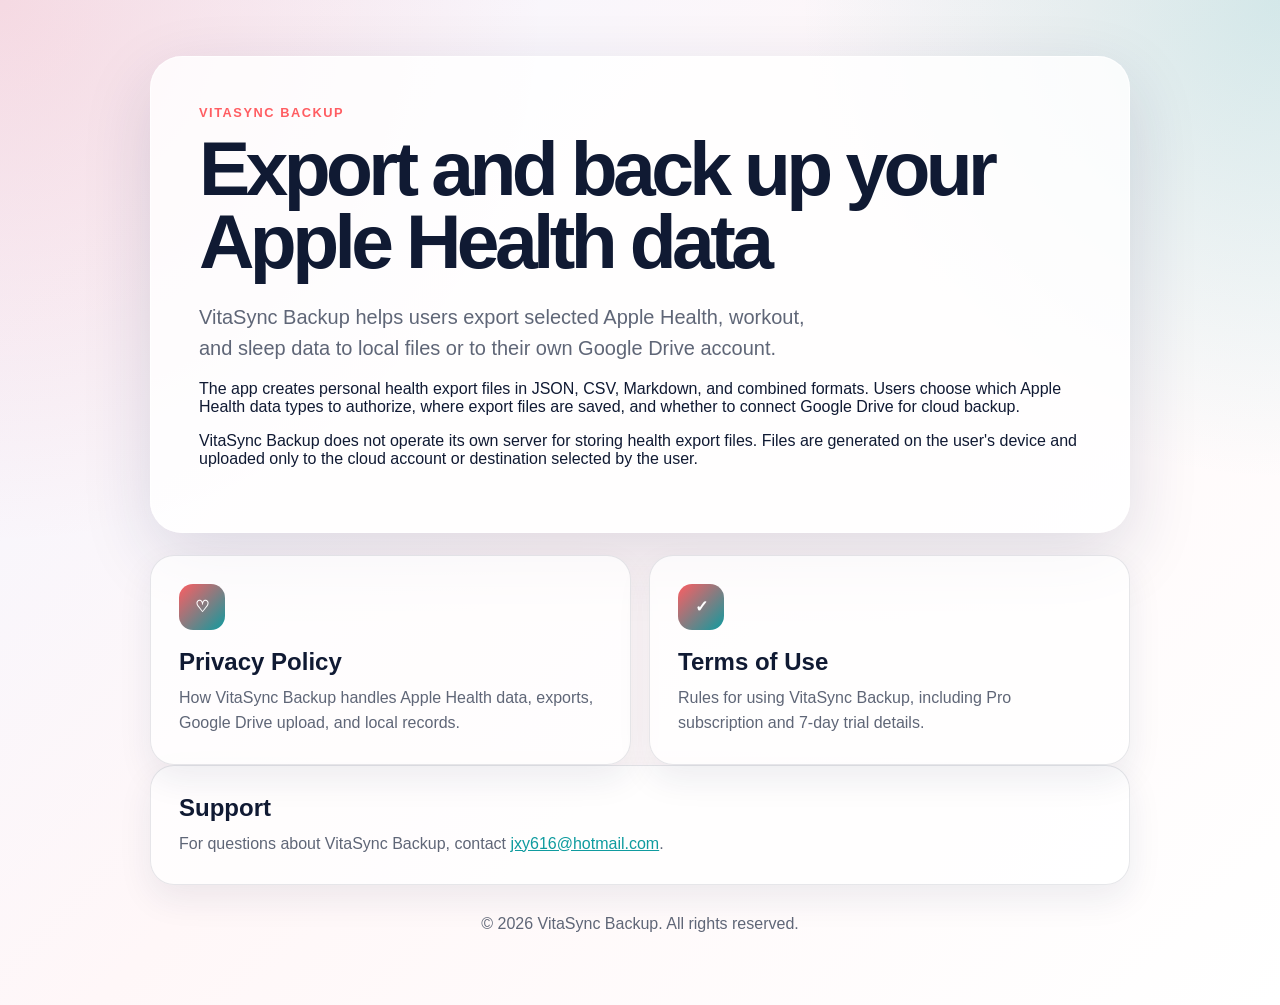
<file: index.html>
<!doctype html>
<html lang="en">
<head>
  <meta charset="utf-8">
  <meta name="viewport" content="width=device-width, initial-scale=1">
  <meta name="description" content="VitaSync Backup helps users export selected Apple Health, workout, and sleep data to local files or their own Google Drive account.">
  <title>VitaSync Backup</title>
  <link rel="stylesheet" href="styles.css">
</head>
<body>
  <main class="page">
    <section class="hero">
      <p class="eyebrow">VitaSync Backup</p>
      <h1>Export and back up your Apple Health data</h1>
      <p class="lede">
        VitaSync Backup helps users export selected Apple Health, workout, and sleep data
        to local files or to their own Google Drive account.
      </p>
      <p>
        The app creates personal health export files in JSON, CSV, Markdown, and combined
        formats. Users choose which Apple Health data types to authorize, where export files
        are saved, and whether to connect Google Drive for cloud backup.
      </p>
      <p>
        VitaSync Backup does not operate its own server for storing health export files.
        Files are generated on the user's device and uploaded only to the cloud account or
        destination selected by the user.
      </p>
    </section>

    <section class="card-grid" aria-label="VitaSync Backup information">
      <a class="card" href="privacy.html">
        <span class="icon">♡</span>
        <h2>Privacy Policy</h2>
        <p>How VitaSync Backup handles Apple Health data, exports, Google Drive upload, and local records.</p>
      </a>

      <a class="card" href="terms.html">
        <span class="icon">✓</span>
        <h2>Terms of Use</h2>
        <p>Rules for using VitaSync Backup, including Pro subscription and 7-day trial details.</p>
      </a>
    </section>

    <section class="card" aria-label="Support">
      <h2>Support</h2>
      <p>
        For questions about VitaSync Backup, contact
        <a href="mailto:jxy616@hotmail.com">jxy616@hotmail.com</a>.
      </p>
    </section>

    <footer>
      <p>© 2026 VitaSync Backup. All rights reserved.</p>
    </footer>
  </main>
</body>
</html>
</file>
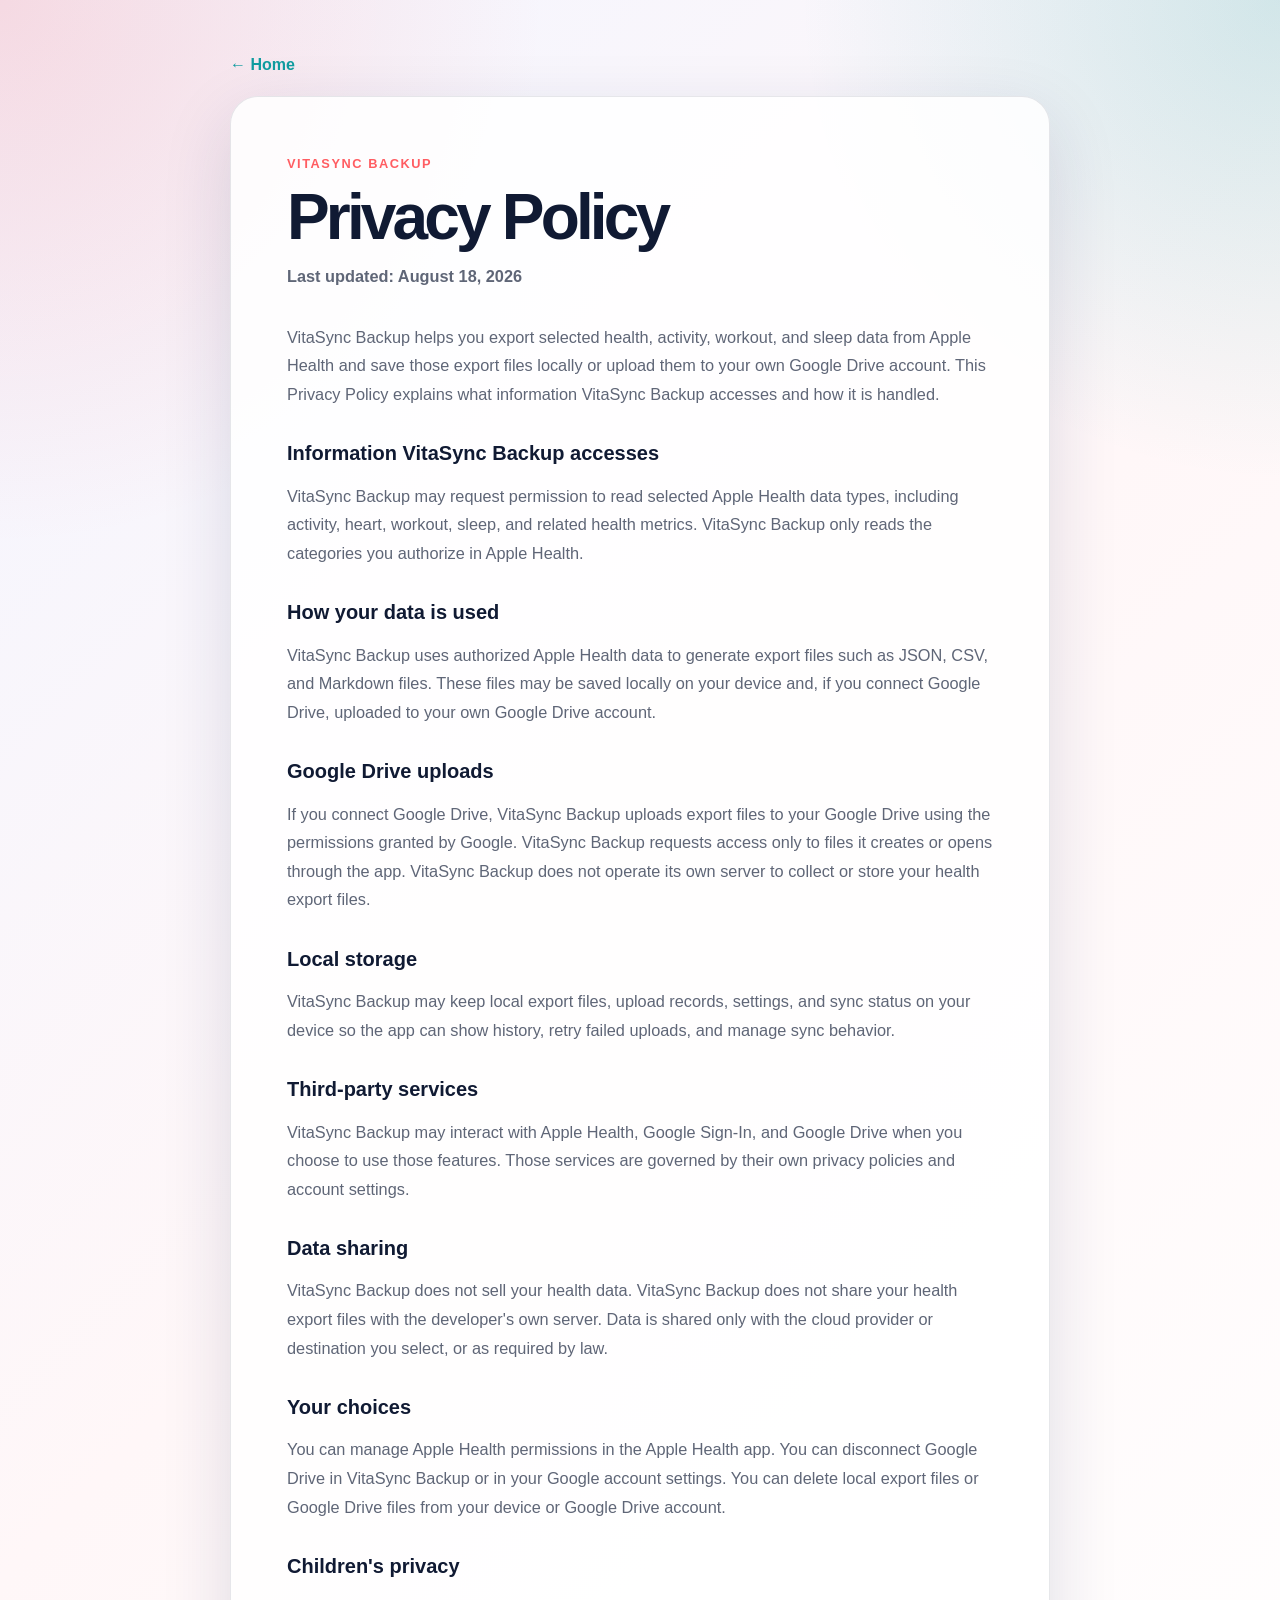
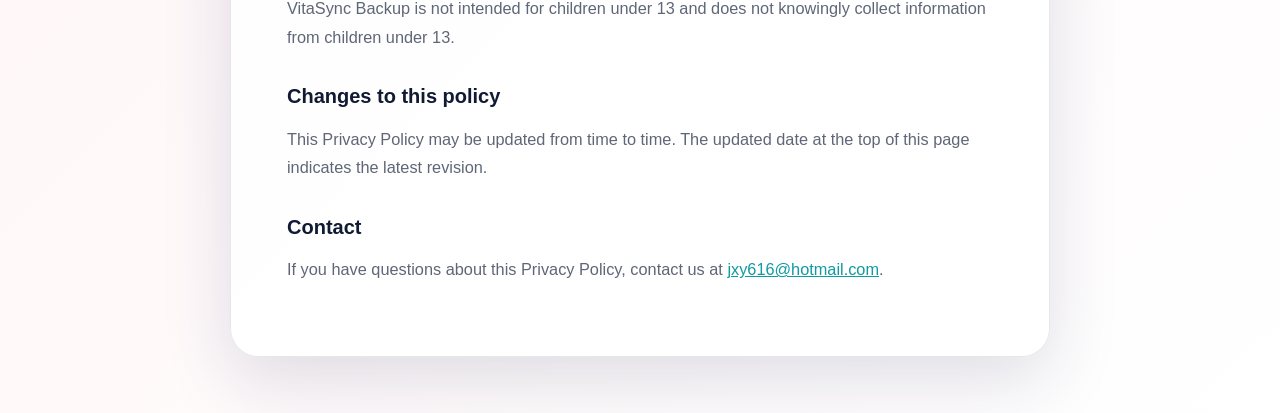
<file: privacy.html>
<!doctype html>
<html lang="en">
<head>
  <meta charset="utf-8">
  <meta name="viewport" content="width=device-width, initial-scale=1">
  <title>VitaSync Backup Privacy Policy</title>
  <link rel="stylesheet" href="styles.css">
</head>
<body>
  <main class="page legal">
    <a class="back-link" href="index.html">← Home</a>

    <article>
      <p class="eyebrow">VitaSync Backup</p>
      <h1>Privacy Policy</h1>
      <p class="updated">Last updated: August 18, 2026</p>

      <p>
        VitaSync Backup helps you export selected health, activity, workout, and sleep data
        from Apple Health and save those export files locally or upload them to your own
        Google Drive account. This Privacy Policy explains what information VitaSync Backup
        accesses and how it is handled.
      </p>

      <h2>Information VitaSync Backup accesses</h2>
      <p>
        VitaSync Backup may request permission to read selected Apple Health data types,
        including activity, heart, workout, sleep, and related health metrics. VitaSync Backup
        only reads the categories you authorize in Apple Health.
      </p>

      <h2>How your data is used</h2>
      <p>
        VitaSync Backup uses authorized Apple Health data to generate export files such as
        JSON, CSV, and Markdown files. These files may be saved locally on your device and,
        if you connect Google Drive, uploaded to your own Google Drive account.
      </p>

      <h2>Google Drive uploads</h2>
      <p>
        If you connect Google Drive, VitaSync Backup uploads export files to your Google Drive
        using the permissions granted by Google. VitaSync Backup requests access only to files
        it creates or opens through the app. VitaSync Backup does not operate its own server to
        collect or store your health export files.
      </p>

      <h2>Local storage</h2>
      <p>
        VitaSync Backup may keep local export files, upload records, settings, and sync status
        on your device so the app can show history, retry failed uploads, and manage sync behavior.
      </p>

      <h2>Third-party services</h2>
      <p>
        VitaSync Backup may interact with Apple Health, Google Sign-In, and Google Drive when
        you choose to use those features. Those services are governed by their own privacy
        policies and account settings.
      </p>

      <h2>Data sharing</h2>
      <p>
        VitaSync Backup does not sell your health data. VitaSync Backup does not share your
        health export files with the developer's own server. Data is shared only with the cloud
        provider or destination you select, or as required by law.
      </p>

      <h2>Your choices</h2>
      <p>
        You can manage Apple Health permissions in the Apple Health app. You can disconnect
        Google Drive in VitaSync Backup or in your Google account settings. You can delete local
        export files or Google Drive files from your device or Google Drive account.
      </p>

      <h2>Children's privacy</h2>
      <p>
        VitaSync Backup is not intended for children under 13 and does not knowingly collect
        information from children under 13.
      </p>

      <h2>Changes to this policy</h2>
      <p>
        This Privacy Policy may be updated from time to time. The updated date at the top of this
        page indicates the latest revision.
      </p>

      <h2>Contact</h2>
      <p>
        If you have questions about this Privacy Policy, contact us at
        <a href="mailto:jxy616@hotmail.com">jxy616@hotmail.com</a>.
      </p>
    </article>
  </main>
</body>
</html>
</file>
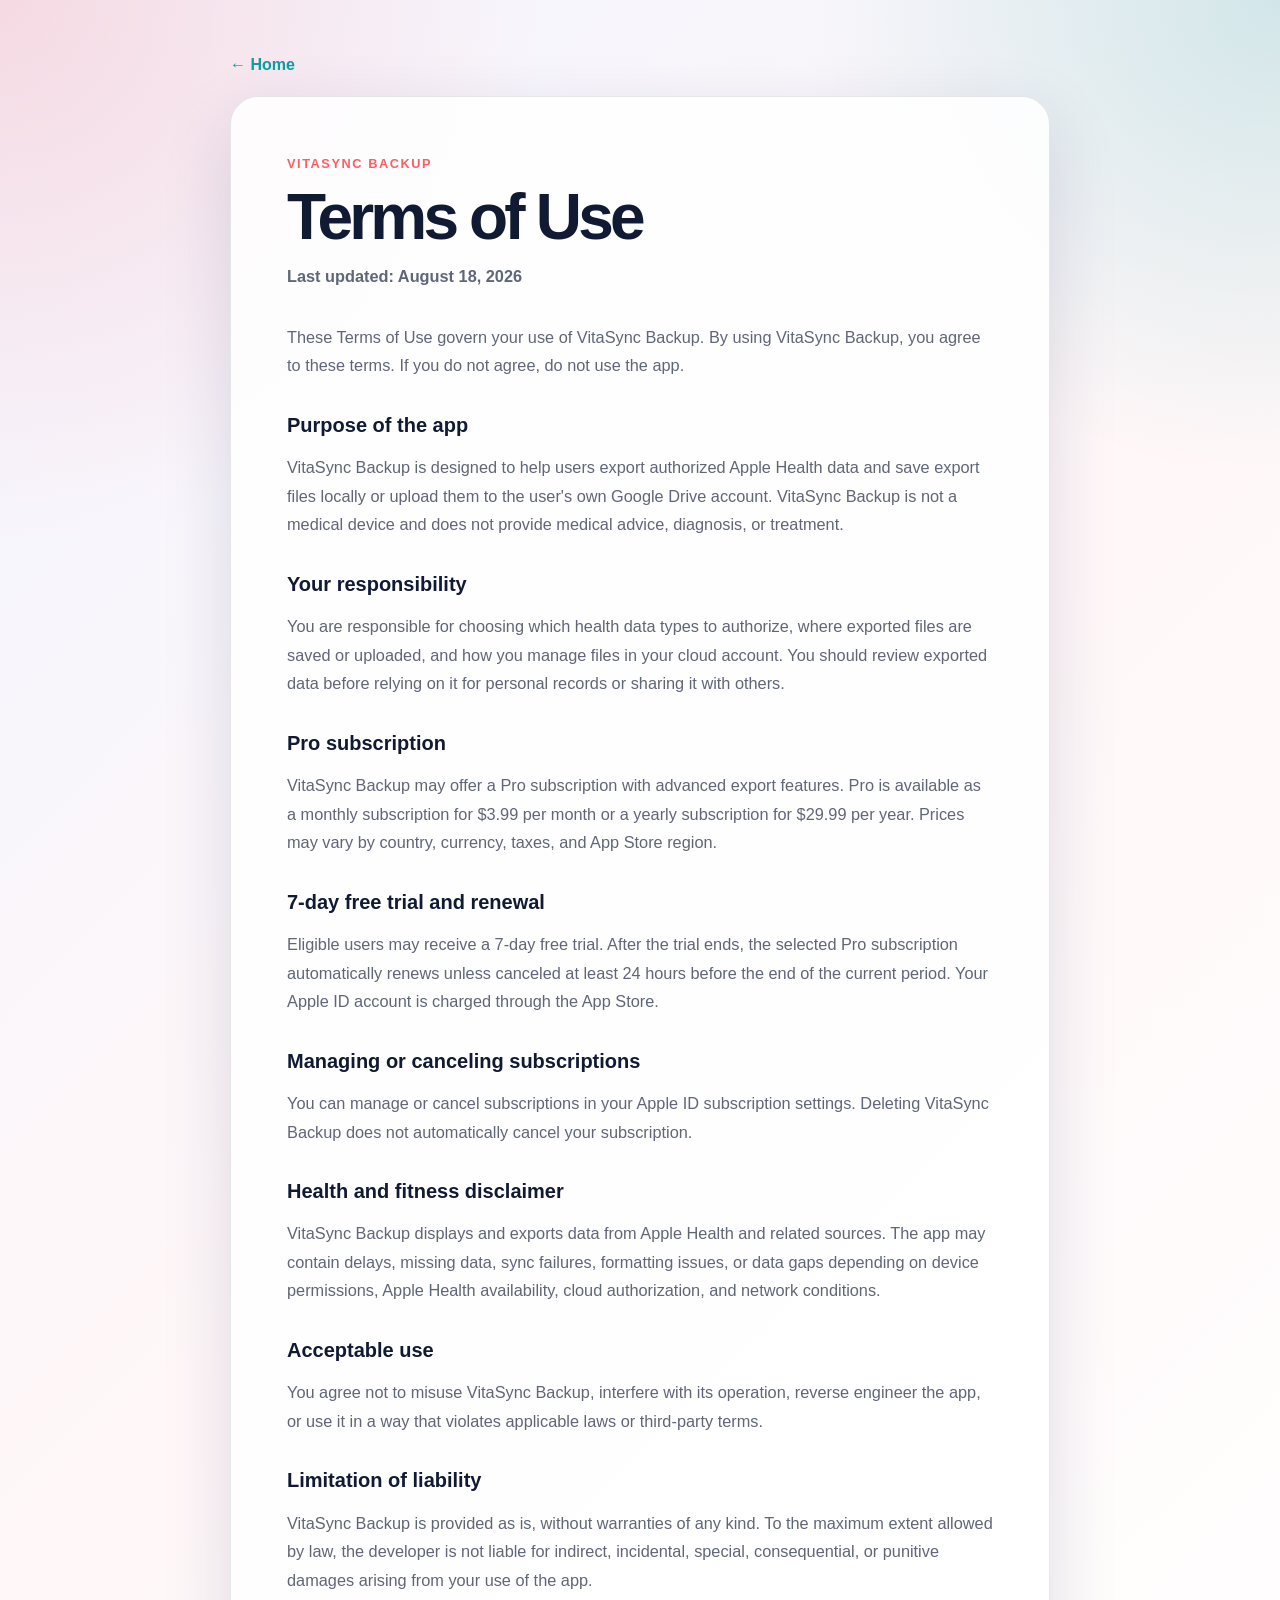
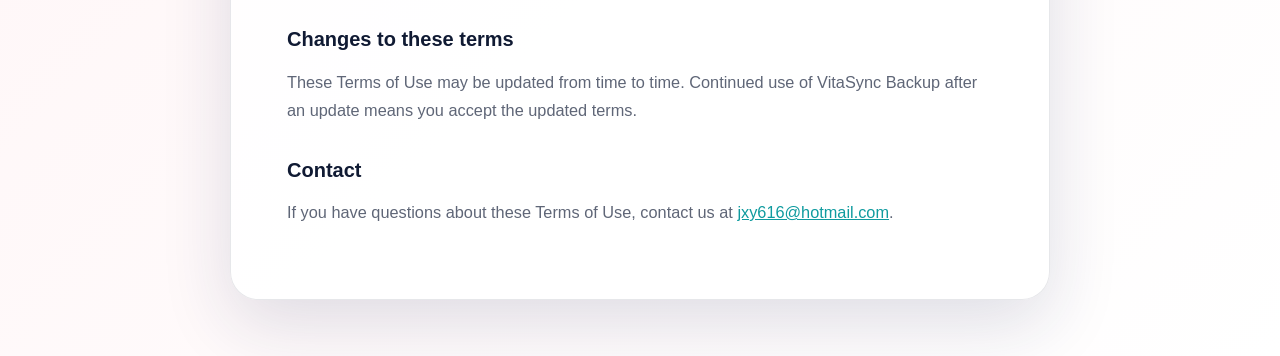
<file: terms.html>
<!doctype html>
<html lang="en">
<head>
  <meta charset="utf-8">
  <meta name="viewport" content="width=device-width, initial-scale=1">
  <title>VitaSync Backup Terms of Use</title>
  <link rel="stylesheet" href="styles.css">
</head>
<body>
  <main class="page legal">
    <a class="back-link" href="index.html">← Home</a>

    <article>
      <p class="eyebrow">VitaSync Backup</p>
      <h1>Terms of Use</h1>
      <p class="updated">Last updated: August 18, 2026</p>

      <p>
        These Terms of Use govern your use of VitaSync Backup. By using VitaSync Backup, you
        agree to these terms. If you do not agree, do not use the app.
      </p>

      <h2>Purpose of the app</h2>
      <p>
        VitaSync Backup is designed to help users export authorized Apple Health data and save
        export files locally or upload them to the user's own Google Drive account. VitaSync Backup
        is not a medical device and does not provide medical advice, diagnosis, or treatment.
      </p>

      <h2>Your responsibility</h2>
      <p>
        You are responsible for choosing which health data types to authorize, where exported
        files are saved or uploaded, and how you manage files in your cloud account. You should
        review exported data before relying on it for personal records or sharing it with others.
      </p>

      <h2>Pro subscription</h2>
      <p>
        VitaSync Backup may offer a Pro subscription with advanced export features. Pro is
        available as a monthly subscription for $3.99 per month or a yearly subscription for
        $29.99 per year. Prices may vary by country, currency, taxes, and App Store region.
      </p>

      <h2>7-day free trial and renewal</h2>
      <p>
        Eligible users may receive a 7-day free trial. After the trial ends, the selected Pro
        subscription automatically renews unless canceled at least 24 hours before the end of the
        current period. Your Apple ID account is charged through the App Store.
      </p>

      <h2>Managing or canceling subscriptions</h2>
      <p>
        You can manage or cancel subscriptions in your Apple ID subscription settings. Deleting
        VitaSync Backup does not automatically cancel your subscription.
      </p>

      <h2>Health and fitness disclaimer</h2>
      <p>
        VitaSync Backup displays and exports data from Apple Health and related sources. The app
        may contain delays, missing data, sync failures, formatting issues, or data gaps depending
        on device permissions, Apple Health availability, cloud authorization, and network conditions.
      </p>

      <h2>Acceptable use</h2>
      <p>
        You agree not to misuse VitaSync Backup, interfere with its operation, reverse engineer the
        app, or use it in a way that violates applicable laws or third-party terms.
      </p>

      <h2>Limitation of liability</h2>
      <p>
        VitaSync Backup is provided as is, without warranties of any kind. To the maximum extent
        allowed by law, the developer is not liable for indirect, incidental, special, consequential,
        or punitive damages arising from your use of the app.
      </p>

      <h2>Changes to these terms</h2>
      <p>
        These Terms of Use may be updated from time to time. Continued use of VitaSync Backup after
        an update means you accept the updated terms.
      </p>

      <h2>Contact</h2>
      <p>
        If you have questions about these Terms of Use, contact us at
        <a href="mailto:jxy616@hotmail.com">jxy616@hotmail.com</a>.
      </p>
    </article>
  </main>
</body>
</html>
</file>
<file: styles.css>
:root {
  color-scheme: light;
  --ink: #101a33;
  --muted: #5f6677;
  --accent: #ff5d62;
  --teal: #0f9b9f;
  --panel: rgba(255, 255, 255, 0.82);
  --line: rgba(16, 26, 51, 0.10);
  --shadow: 0 24px 70px rgba(28, 35, 82, 0.14);
}

* {
  box-sizing: border-box;
}

body {
  margin: 0;
  min-height: 100vh;
  font-family: -apple-system, BlinkMacSystemFont, "Segoe UI", sans-serif;
  color: var(--ink);
  background:
    radial-gradient(circle at top left, rgba(255, 93, 98, 0.18), transparent 34rem),
    radial-gradient(circle at top right, rgba(15, 155, 159, 0.18), transparent 30rem),
    linear-gradient(135deg, #f3f5ff 0%, #fff7f8 48%, #ffffff 100%);
}

a {
  color: var(--teal);
}

.page {
  width: min(980px, calc(100% - 32px));
  margin: 0 auto;
  padding: 56px 0;
}

.hero {
  padding: 48px;
  border: 1px solid rgba(255, 255, 255, 0.78);
  border-radius: 32px;
  background: var(--panel);
  box-shadow: var(--shadow);
}

.eyebrow {
  margin: 0 0 12px;
  color: var(--accent);
  font-size: 0.8rem;
  font-weight: 800;
  letter-spacing: 0.12em;
  text-transform: uppercase;
}

h1 {
  margin: 0;
  font-size: clamp(2.3rem, 8vw, 4.8rem);
  line-height: 0.95;
  letter-spacing: -0.06em;
}

.lede {
  max-width: 620px;
  margin: 24px 0 0;
  color: var(--muted);
  font-size: 1.25rem;
  line-height: 1.55;
}

.card-grid {
  display: grid;
  grid-template-columns: repeat(2, minmax(0, 1fr));
  gap: 18px;
  margin-top: 22px;
}

.card {
  display: block;
  padding: 28px;
  color: inherit;
  text-decoration: none;
  border: 1px solid var(--line);
  border-radius: 24px;
  background: rgba(255, 255, 255, 0.74);
  box-shadow: 0 14px 34px rgba(28, 35, 82, 0.08);
  transition: transform 180ms ease, box-shadow 180ms ease;
}

.card:hover {
  transform: translateY(-3px);
  box-shadow: 0 20px 48px rgba(28, 35, 82, 0.13);
}

.icon {
  display: inline-grid;
  width: 46px;
  height: 46px;
  place-items: center;
  margin-bottom: 18px;
  color: #fff;
  font-weight: 800;
  border-radius: 14px;
  background: linear-gradient(135deg, var(--accent), var(--teal));
}

.card h2,
article h2 {
  margin: 0 0 10px;
}

.card p {
  margin: 0;
  color: var(--muted);
  line-height: 1.55;
}

footer {
  margin-top: 30px;
  color: var(--muted);
  text-align: center;
}

.legal {
  max-width: 820px;
}

.back-link {
  display: inline-block;
  margin-bottom: 22px;
  font-weight: 700;
  text-decoration: none;
}

article {
  padding: clamp(28px, 7vw, 56px);
  border: 1px solid var(--line);
  border-radius: 28px;
  background: rgba(255, 255, 255, 0.86);
  box-shadow: var(--shadow);
}

article h1 {
  font-size: clamp(2.1rem, 7vw, 4rem);
}

.updated {
  margin: 14px 0 32px;
  color: var(--muted);
  font-weight: 700;
}

article h2 {
  margin-top: 34px;
  font-size: 1.25rem;
}

article p {
  color: var(--muted);
  font-size: 1.02rem;
  line-height: 1.75;
}

@media (max-width: 720px) {
  .page {
    padding: 28px 0;
  }

  .hero {
    padding: 30px;
    border-radius: 24px;
  }

  .card-grid {
    grid-template-columns: 1fr;
  }
}
</file>
